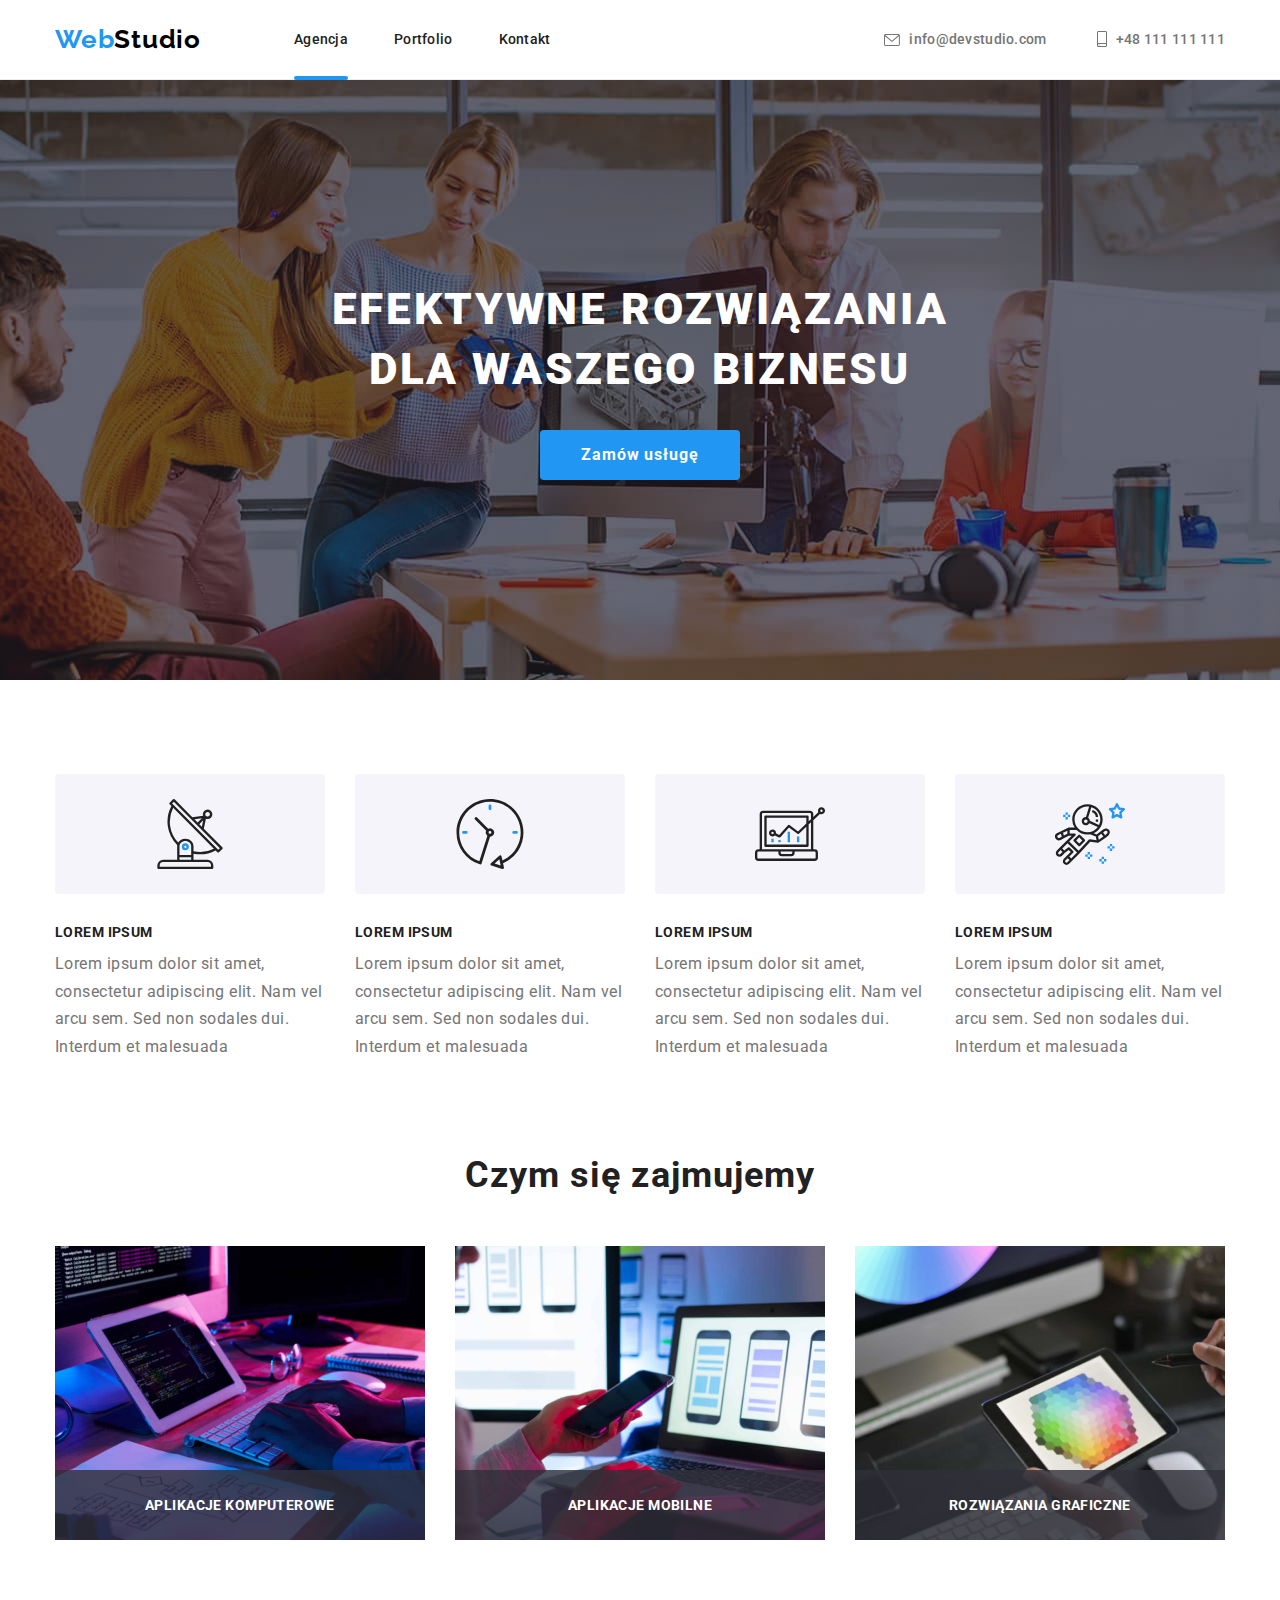
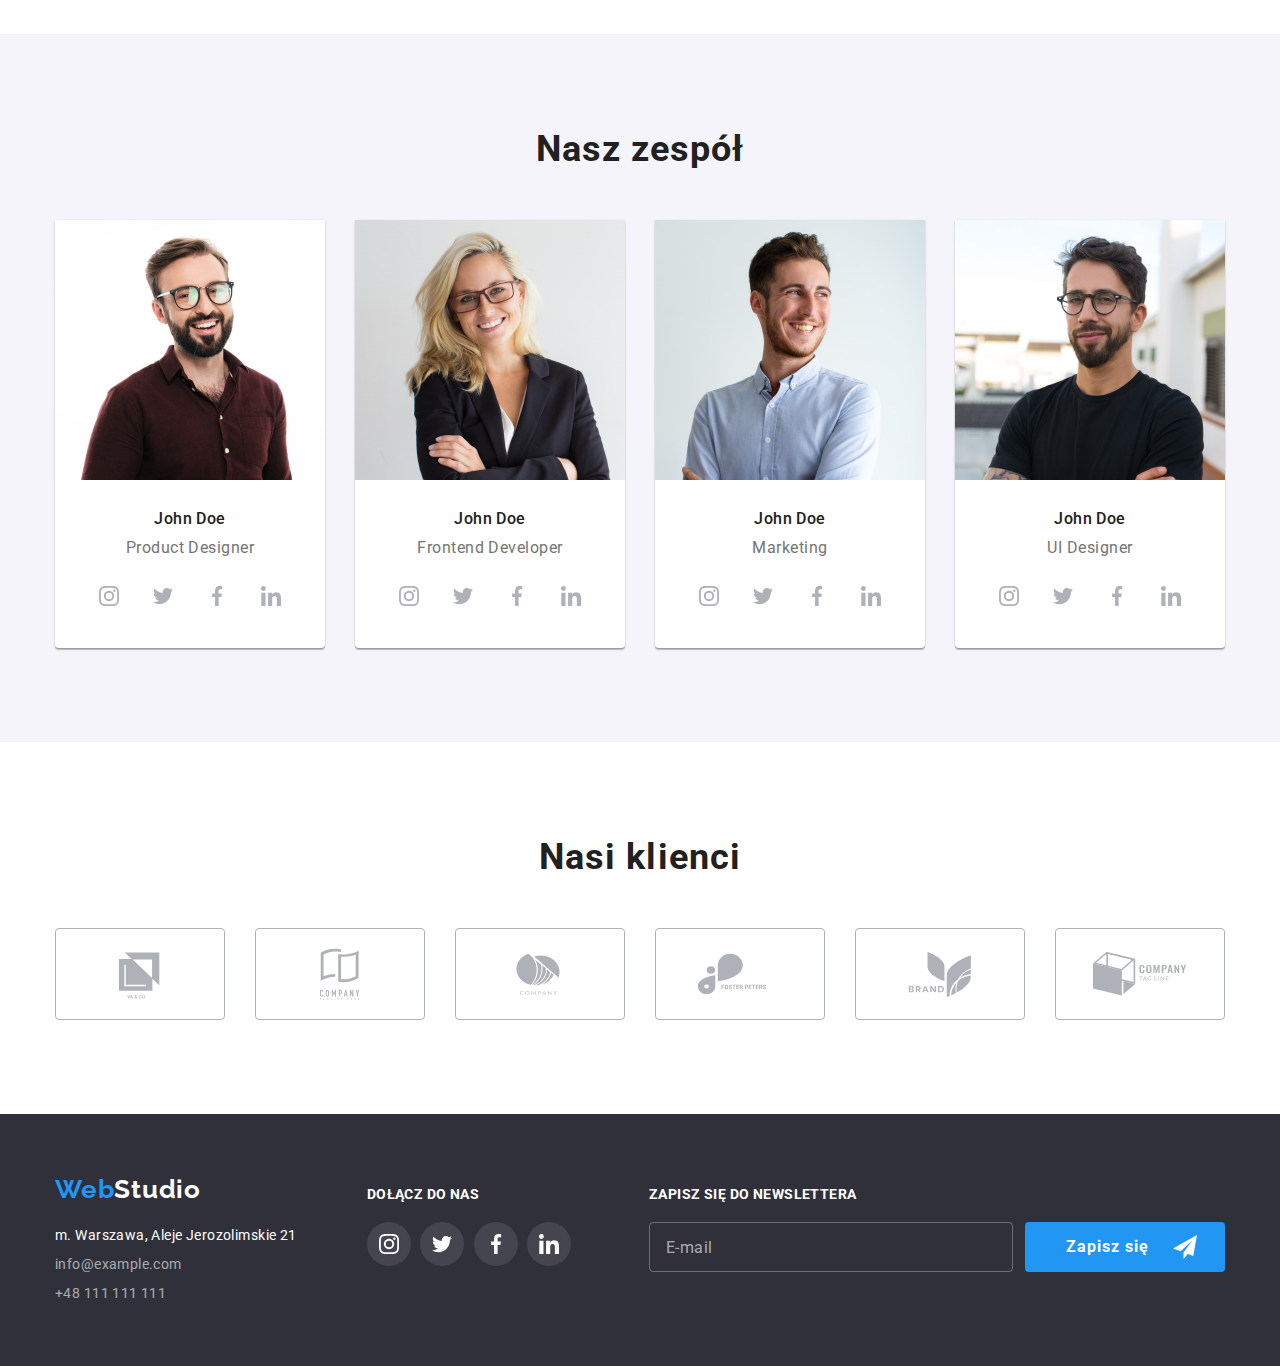
<file: index.html>
<!DOCTYPE html>
<html lang="pl">
  <head>
    <meta charset="UTF-8" />
    <meta http-equiv="X-UA-Compatible" content="IE=edge" />
    <meta name="viewport" content="width=device-width, initial-scale=1.0" />
    <title>Studio</title>
    <link
      rel="stylesheet"
      href="https://cdnjs.cloudflare.com/ajax/libs/modern-normalize/1.0.0/modern-normalize.min.css"
    />
    <link rel="preconnect" href="https://fonts.googleapis.com" />
    <link rel="preconnect" href="https://fonts.gstatic.com" crossorigin />
    <link
      href="https://fonts.googleapis.com/css2?family=Raleway:wght@700&family=Roboto:wght@400;500;700;900&display=swap"
      rel="stylesheet"
    />
    <link rel="stylesheet" href="css/main.min.css" />
  </head>
  <body>
    <!--header-->
    <header class="header">
      <div class="container header__container">
        <div class="header__sub-container">
          <a class="logo logo--header" href="./index.html"
            ><span class="logo__web">Web</span>Studio</a
          >
          <nav class="nav header__nav">
            <ul class="nav__list">
              <li class="nav__item">
                <a class="nav__link nav__link--active" href="./index.html"
                  >Agencja</a
                >
              </li>
              <li class="nav__item">
                <a class="nav__link" href="./portfolio.html">Portfolio</a>
              </li>
              <li class="nav__item">
                <a class="nav__link" href="#">Kontakt</a>
              </li>
            </ul>
          </nav>
        </div>
        <div class="header__sub-container">
          <ul class="header__contact-list">
            <li>
              <a
                class="header__link header__link--contact"
                href="mailto:info@devstudio.com"
              >
                <svg
                  width="16"
                  height="12"
                  class="header__icon header__icon--envelope"
                >
                  <use href="./images/icons.svg#icon-envelope"></use>
                </svg>
                <p class="header__contact">info@devstudio.com</p></a
              >
            </li>
            <li>
              <a
                class="header__link header__link--contact"
                href="tel:+48111111111"
              >
                <svg
                  width="10"
                  height="16"
                  class="header__icon header__icon--smartphone"
                >
                  <use href="./images/icons.svg#icon-smartphone"></use>
                </svg>
                <p class="header__contact">+48 111 111 111</p></a
              >
            </li>
          </ul>
        </div>
      </div>
    </header>
    <!-- main section -->
    <main>
      <!--landing-page-->
      <section class="landing-page">
        <div class="container">
          <h1 class="landing-page__title">
            efektywne rozwiązania dla waszego biznesu
          </h1>
          <button
            class="button landing-page__button"
            type="button"
            data-modal-open
          >
            Zamów usługę
          </button>
          <div class="backdrop is-hidden" data-modal>
            <div class="modal">
              <div class="form">
                <p class="form__title">
                  Zostaw swoje dane w formularzu poniżej
                </p>
                <form>
                  <label class="form__label" for="name">Imię</label>
                  <div class="form__input-box">
                    <input class="form__input" name="name" id="name" />
                    <svg width="18" height="18" class="form__icon">
                      <use href="./images/icons.svg#icon-person"></use>
                    </svg>
                  </div>
                  <label class="form__label" for="phone-number">Telefon</label>
                  <div class="form__input-box">
                    <input
                      class="form__input"
                      type="tel"
                      name="phone-number"
                      id="phone-number"
                    />
                    <svg width="18" height="18" class="form__icon">
                      <use href="./images/icons.svg#icon-phone"></use>
                    </svg>
                  </div>
                  <label class="form__label" for="inquiry-email">Email</label>
                  <div class="form__input-box">
                    <input
                      class="form__input"
                      type="email"
                      name="inquiry-email"
                      id="inquiry-email"
                    />
                    <svg width="18" height="18" class="form__icon">
                      <use href="./images/icons.svg#icon-email"></use>
                    </svg>
                  </div>
                  <label class="form__label" for="comment">Komentarz</label>
                  <textarea
                    class="form__textarea"
                    name="comment"
                    id="comment"
                    placeholder="Wprowadź tekst"
                  ></textarea>
                  <div class="form__checkbox-container">
                    <input
                      class="form__checkbox"
                      type="checkbox"
                      id="checkbox"
                      name="policy-consent"
                      required
                    />
                    <label class="form__checkbox-label" for="checkbox"></label>
                    <svg width="11" height="8" class="form__icon-checked">
                      <use href="./images/icons.svg#icon-checked"></use>
                    </svg>
                    <p class="form__policy">
                      Oświadczam iż akceptuję
                      <a class="form__link-policy" href="#" target="_blank"
                        >Regulamin</a
                      >
                      i
                      <a class="form__link-policy" href="#" target="_blank"
                        >Politykę Prywatności.</a
                      >
                    </p>
                  </div>
                  <div class="form__submit">
                    <button class="button" type="submit">Wyślij</button>
                  </div>
                </form>
                <button
                  class="button button--modal"
                  type="button"
                  data-modal-close
                >
                  <svg width="18" height="18">
                    <use href="./images/icons.svg#icon-close"></use>
                  </svg>
                </button>
              </div>
            </div>
          </div>
        </div>
      </section>
      <!--assets-->
      <section class="section">
        <div class="container">
          <ul class="gallery">
            <li class="gallery__item gallery__item--asset">
              <figure class="gallery__figure">
                <div class="gallery__box">
                  <svg width="70" height="70" class="gallery__icon">
                    <use href="./images/icons.svg#icon-antenna-1"></use>
                  </svg>
                </div>
                <figcaption>
                  <h3 class="gallery__title">lorem ipsum</h3>
                  <p class="gallery__subtitle">
                    Lorem ipsum dolor sit amet, consectetur adipiscing elit. Nam
                    vel arcu sem. Sed non sodales dui. Interdum et malesuada
                  </p>
                </figcaption>
              </figure>
            </li>
            <li class="gallery__item gallery__item--asset">
              <figure class="gallery__figure">
                <div class="gallery__box">
                  <svg width="70" height="70" class="gallery__icon">
                    <use href="./images/icons.svg#icon-clock-1"></use>
                  </svg>
                </div>
                <figcaption>
                  <h3 class="gallery__title">lorem ipsum</h3>
                  <p class="gallery__subtitle">
                    Lorem ipsum dolor sit amet, consectetur adipiscing elit. Nam
                    vel arcu sem. Sed non sodales dui. Interdum et malesuada
                  </p>
                </figcaption>
              </figure>
            </li>
            <li class="gallery__item gallery__item--asset">
              <figure class="gallery__figure">
                <div class="gallery__box">
                  <svg width="70" height="70" class="gallery__icon">
                    <use href="./images/icons.svg#icon-diagram-1"></use>
                  </svg>
                </div>
                <figcaption>
                  <h3 class="gallery__title">lorem ipsum</h3>
                  <p class="gallery__subtitle">
                    Lorem ipsum dolor sit amet, consectetur adipiscing elit. Nam
                    vel arcu sem. Sed non sodales dui. Interdum et malesuada
                  </p>
                </figcaption>
              </figure>
            </li>
            <li class="gallery__item gallery__item--asset">
              <figure class="gallery__figure">
                <div class="gallery__box">
                  <svg width="70" height="70" class="gallery__icon">
                    <use href="./images/icons.svg#icon-astronaut-1"></use>
                  </svg>
                </div>
                <figcaption>
                  <h3 class="gallery__title">lorem ipsum</h3>
                  <p class="gallery__subtitle">
                    Lorem ipsum dolor sit amet, consectetur adipiscing elit. Nam
                    vel arcu sem. Sed non sodales dui. Interdum et malesuada
                  </p>
                </figcaption>
              </figure>
            </li>
          </ul>
        </div>
      </section>
      <!--scope-->
      <section class="section section--middle">
        <h2 class="section__title">Czym się zajmujemy</h2>
        <div class="container">
          <ul class="gallery">
            <li class="gallery__item gallery__item--scope">
              <img
                class="gallery__img"
                src="./images/panel_1.jpg"
                width="370"
                height="294"
                alt="tworzenie stron www"
              />
              <div class="gallery__label">
                <h3 class="gallery__title gallery__title--white">
                  aplikacje komputerowe
                </h3>
              </div>
            </li>
            <li class="gallery__item gallery__item--scope">
              <img
                class="gallery__img"
                src="./images/panel_2.jpg"
                width="370"
                height="294"
                alt="aplikacje mobilne"
              />
              <div class="gallery__label">
                <h3 class="gallery__title gallery__title--white">
                  aplikacje mobilne
                </h3>
              </div>
            </li>
            <li class="gallery__item gallery__item--scope">
              <img
                class="gallery__img"
                src="./images/panel_3.jpg"
                width="370"
                height="294"
                alt="grafika komputerowa"
              />
              <div class="gallery__label">
                <h3 class="gallery__title gallery__title--white">
                  rozwiązania graficzne
                </h3>
              </div>
            </li>
          </ul>
        </div>
      </section>
      <!--team-->
      <section class="section section--background">
        <h2 class="section__title">Nasz zespół</h2>
        <div class="container">
          <ul class="gallery">
            <li class="gallery__item">
              <figure class="gallery__figure gallery__figure--team">
                <img
                  class="gallery__img"
                  src="./images/team_1.jpg"
                  width="270"
                  height="260"
                  alt="Product Designer"
                />
                <figcaption>
                  <h4 class="gallery__title gallery__title--team">John Doe</h4>
                  <p class="gallery__subtitle gallery__subtitle--team">
                    Product Designer
                  </p>
                  <ul class="social">
                    <li class="social__item">
                      <a class="social__link" href="#" target="_blank">
                        <svg width="20" height="20" class="social__icon">
                          <use href="./images/icons.svg#icon-instagram-1"></use>
                        </svg>
                      </a>
                    </li>
                    <li class="social__item">
                      <a class="social__link" href="#" target="_blank">
                        <svg width="20" height="20" class="social__icon">
                          <use href="./images/icons.svg#icon-twitter-1"></use>
                        </svg>
                      </a>
                    </li>
                    <li class="social__item">
                      <a class="social__link" href="#" target="_blank">
                        <svg width="20" height="20" class="social__icon">
                          <use href="./images/icons.svg#icon-facebook-1"></use>
                        </svg>
                      </a>
                    </li>
                    <li class="social__item">
                      <a class="social__link" href="#" target="_blank">
                        <svg width="20" height="20" class="social__icon">
                          <use href="./images/icons.svg#icon-linkedin-1"></use>
                        </svg>
                      </a>
                    </li>
                  </ul>
                </figcaption>
              </figure>
            </li>
            <li class="gallery__item">
              <figure class="gallery__figure gallery__figure--team">
                <img
                  class="gallery__img"
                  src="./images/team_2.jpg"
                  width="270"
                  height="260"
                  alt="Frontend Developer"
                />
                <figcaption>
                  <h4 class="gallery__title gallery__title--team">John Doe</h4>
                  <p class="gallery__subtitle gallery__subtitle--team">
                    Frontend Developer
                  </p>
                  <ul class="social">
                    <li class="social__item">
                      <a class="social__link" href="#" target="_blank">
                        <svg width="20" height="20" class="social__icon">
                          <use href="./images/icons.svg#icon-instagram-1"></use>
                        </svg>
                      </a>
                    </li>
                    <li class="social__item">
                      <a class="social__link" href="#" target="_blank">
                        <svg width="20" height="20" class="social__icon">
                          <use href="./images/icons.svg#icon-twitter-1"></use>
                        </svg>
                      </a>
                    </li>
                    <li class="social__item">
                      <a class="social__link" href="#" target="_blank">
                        <svg width="20" height="20" class="social__icon">
                          <use href="./images/icons.svg#icon-facebook-1"></use>
                        </svg>
                      </a>
                    </li>
                    <li class="social__item">
                      <a class="social__link" href="#" target="_blank">
                        <svg width="20" height="20" class="social__icon">
                          <use href="./images/icons.svg#icon-linkedin-1"></use>
                        </svg>
                      </a>
                    </li>
                  </ul>
                </figcaption>
              </figure>
            </li>
            <li class="gallery__item">
              <figure class="gallery__figure gallery__figure--team">
                <img
                  class="gallery__img"
                  src="./images/team_3.jpg"
                  width="270"
                  height="260"
                  alt="Marketing"
                />
                <figcaption>
                  <h4 class="gallery__title gallery__title--team">John Doe</h4>
                  <p class="gallery__subtitle gallery__subtitle--team">
                    Marketing
                  </p>
                  <ul class="social">
                    <li class="social__item">
                      <a class="social__link" href="#" target="_blank">
                        <svg width="20" height="20" class="social__icon">
                          <use href="./images/icons.svg#icon-instagram-1"></use>
                        </svg>
                      </a>
                    </li>
                    <li class="social__item">
                      <a class="social__link" href="#" target="_blank">
                        <svg width="20" height="20" class="social__icon">
                          <use href="./images/icons.svg#icon-twitter-1"></use>
                        </svg>
                      </a>
                    </li>
                    <li class="social__item">
                      <a class="social__link" href="#" target="_blank">
                        <svg width="20" height="20" class="social__icon">
                          <use href="./images/icons.svg#icon-facebook-1"></use>
                        </svg>
                      </a>
                    </li>
                    <li class="social__item">
                      <a class="social__link" href="#" target="_blank">
                        <svg width="20" height="20" class="social__icon">
                          <use href="./images/icons.svg#icon-linkedin-1"></use>
                        </svg>
                      </a>
                    </li>
                  </ul>
                </figcaption>
              </figure>
            </li>
            <li class="gallery__item">
              <figure class="gallery__figure gallery__figure--team">
                <img
                  class="gallery__img"
                  src="./images/team_4.jpg"
                  width="270"
                  height="260"
                  alt="UI Designer"
                />
                <figcaption>
                  <h4 class="gallery__title gallery__title--team">John Doe</h4>
                  <p class="gallery__subtitle gallery__subtitle--team">
                    UI Designer
                  </p>
                  <ul class="social">
                    <li class="social__item">
                      <a class="social__link" href="#" target="_blank">
                        <svg width="20" height="20" class="social__icon">
                          <use href="./images/icons.svg#icon-instagram-1"></use>
                        </svg>
                      </a>
                    </li>
                    <li class="social__item">
                      <a class="social__link" href="#" target="_blank">
                        <svg width="20" height="20" class="social__icon">
                          <use href="./images/icons.svg#icon-twitter-1"></use>
                        </svg>
                      </a>
                    </li>
                    <li class="social__item">
                      <a class="social__link" href="#" target="_blank">
                        <svg width="20" height="20" class="social__icon">
                          <use href="./images/icons.svg#icon-facebook-1"></use>
                        </svg>
                      </a>
                    </li>
                    <li class="social__item">
                      <a class="social__link" href="#" target="_blank">
                        <svg width="20" height="20" class="social__icon">
                          <use href="./images/icons.svg#icon-linkedin-1"></use>
                        </svg>
                      </a>
                    </li>
                  </ul>
                </figcaption>
              </figure>
            </li>
          </ul>
        </div>
      </section>
      <!--clients-->
      <section class="section">
        <h2 class="section__title">Nasi klienci</h2>
        <div class="container">
          <ul class="gallery">
            <li class="gallery__item gallery__item--client">
              <a class="gallery__link" href="#" target="_blank">
                <svg width="106" height="60" class="gallery__icon">
                  <use href="./images/icons.svg#icon-client-1"></use>
                </svg>
              </a>
            </li>
            <li class="gallery__item gallery__item--client">
              <a class="gallery__link" href="#" target="_blank">
                <svg width="106" height="60" class="gallery__icon">
                  <use href="./images/icons.svg#icon-client-2"></use>
                </svg>
              </a>
            </li>
            <li class="gallery__item gallery__item--client">
              <a class="gallery__link" href="#" target="_blank">
                <svg width="106" height="60" class="gallery__icon">
                  <use href="./images/icons.svg#icon-client-3"></use>
                </svg>
              </a>
            </li>
            <li class="gallery__item gallery__item--client">
              <a class="gallery__link" href="#" target="_blank">
                <svg width="106" height="60" class="gallery__icon">
                  <use href="./images/icons.svg#icon-client-4"></use>
                </svg>
              </a>
            </li>
            <li class="gallery__item gallery__item--client">
              <a class="gallery__link" href="#" target="_blank">
                <svg width="106" height="60" class="gallery__icon">
                  <use href="./images/icons.svg#icon-client-5"></use>
                </svg>
              </a>
            </li>
            <li class="gallery__item gallery__item--client">
              <a class="gallery__link" href="#" target="_blank">
                <svg width="106" height="60" class="gallery__icon">
                  <use href="./images/icons.svg#icon-client-6"></use>
                </svg>
              </a>
            </li>
          </ul>
        </div>
      </section>
    </main>
    <!--footer-->
    <footer class="footer">
      <div class="container footer__container">
        <div class="footer__sub-container">
          <a class="logo" href="./index.html"
            ><span class="logo__web">Web</span>Studio</a
          >
          <address class="footer__address">
            <p>m. Warszawa, Aleje Jerozolimskie 21</p>
            <a class="footer__link" href="mailto:info@example.com"
              >info@example.com</a
            ><br />
            <a class="footer__link" href="tel:+48111111111">+48 111 111 111</a>
          </address>
        </div>
        <div class="footer__sub-container">
          <h3 class="footer__title">dołącz do nas</h3>
          <ul class="social">
            <li class="social__item social__item--footer">
              <a class="social__link" href="#" target="_blank">
                <svg width="20" height="20" class="social__icon">
                  <use href="./images/icons.svg#icon-instagram-1"></use>
                </svg>
              </a>
            </li>
            <li class="social__item social__item--footer">
              <a class="social__link" href="#" target="_blank">
                <svg width="20" height="20" class="social__icon">
                  <use href="./images/icons.svg#icon-twitter-1"></use>
                </svg>
              </a>
            </li>
            <li class="social__item social__item--footer">
              <a class="social__link" href="#" target="_blank">
                <svg width="20" height="20" class="social__icon">
                  <use href="./images/icons.svg#icon-facebook-1"></use>
                </svg>
              </a>
            </li>
            <li class="social__item social__item--footer">
              <a class="social__link" href="#" target="_blank">
                <svg width="20" height="20" class="social__icon">
                  <use href="./images/icons.svg#icon-linkedin-1"></use>
                </svg>
              </a>
            </li>
          </ul>
        </div>
        <div class="footer__sub-container">
          <label class="footer__title" for="newsletter">
            zapisz się do newslettera
          </label>
          <form class="footer__form">
            <input
              class="footer__input"
              type="email"
              id="newsletter"
              name="newsletter-email"
              placeholder="E-mail"
            />
            <button class="button button--footer" type="submit">
              Zapisz się
              <svg width="24" height="24" class="button__icon">
                <use href="./images/icons.svg#icon-send"></use>
              </svg>
            </button>
          </form>
        </div>
      </div>
    </footer>
    <script src="./modal.js"></script>
  </body>
</html>
</file>
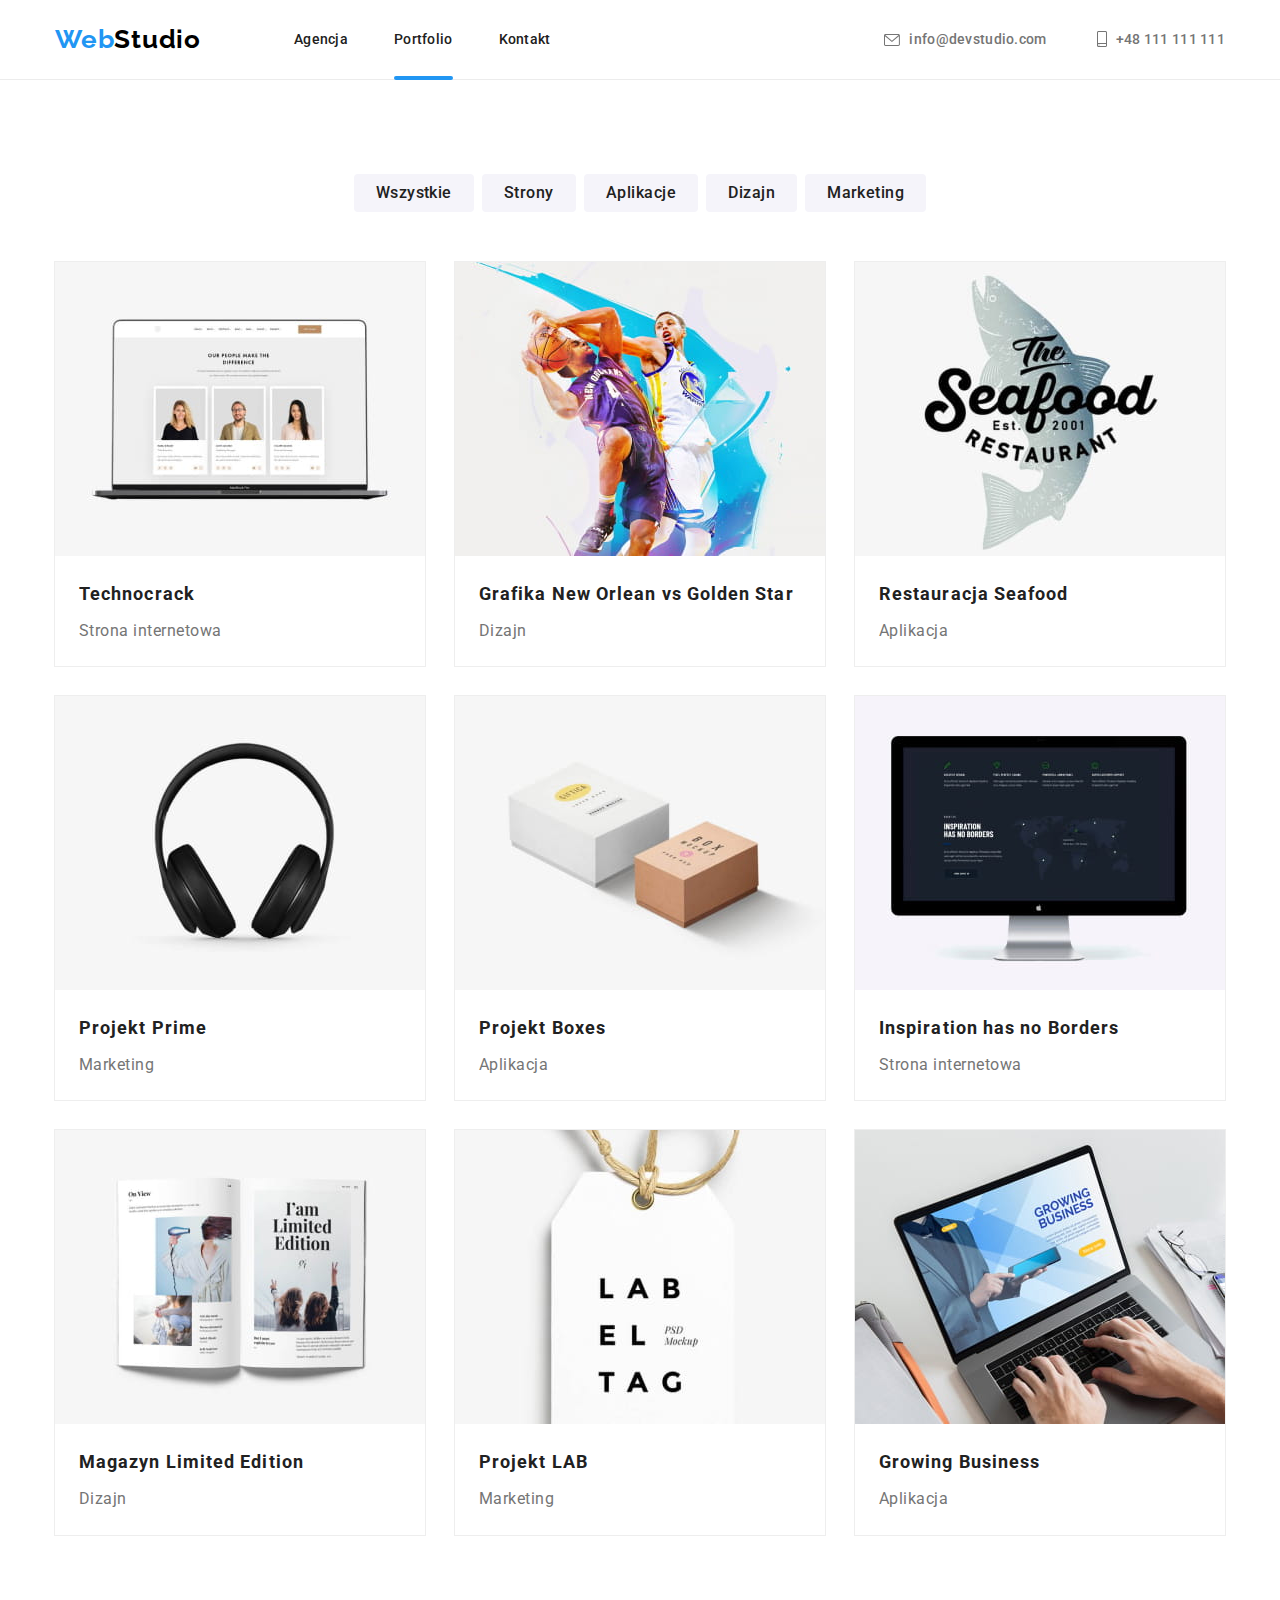
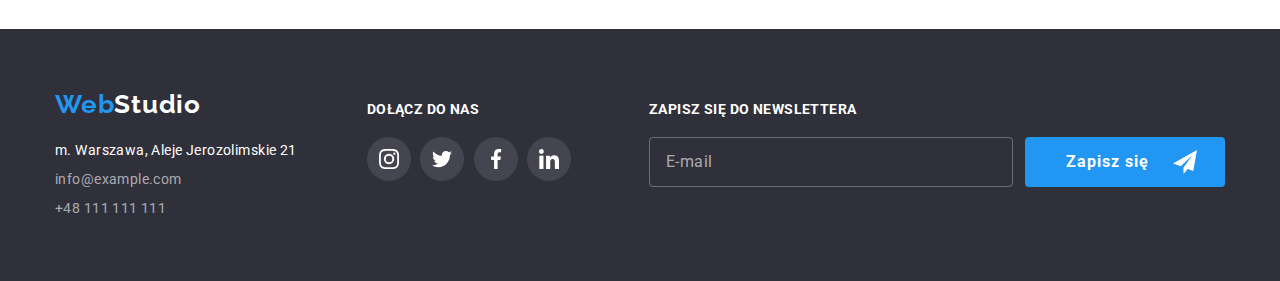
<file: portfolio.html>
<!DOCTYPE html>
<html lang="pl">
  <head>
    <meta charset="UTF-8" />
    <meta http-equiv="X-UA-Compatible" content="IE=edge" />
    <meta name="viewport" content="width=device-width, initial-scale=1.0" />
    <title>Portfolio</title>
    <link
      rel="stylesheet"
      href="https://cdnjs.cloudflare.com/ajax/libs/modern-normalize/1.0.0/modern-normalize.min.css"
    />
    <link rel="preconnect" href="https://fonts.googleapis.com" />
    <link rel="preconnect" href="https://fonts.gstatic.com" crossorigin />
    <link
      href="https://fonts.googleapis.com/css2?family=Raleway:wght@700&family=Roboto:wght@400;500;700;900&display=swap"
      rel="stylesheet"
    />
    <link rel="stylesheet" href="css/main.min.css" />
  </head>
  <body>
    <!--header-->
    <header class="header">
      <div class="container header__container">
        <div class="header__sub-container">
          <a class="logo logo--header" href="./index.html"
            ><span class="logo__web">Web</span>Studio</a
          >
          <nav class="nav header__nav">
            <ul class="nav__list">
              <li class="nav__item">
                <a class="nav__link" href="./index.html">Agencja</a>
              </li>
              <li class="nav__item">
                <a class="nav__link nav__link--active" href="./portfolio.html"
                  >Portfolio</a
                >
              </li>
              <li class="nav__item">
                <a class="nav__link" href="#">Kontakt</a>
              </li>
            </ul>
          </nav>
        </div>
        <div class="header__sub-container">
          <ul class="header__contact-list">
            <li>
              <a
                class="header__link header__link--contact"
                href="mailto:info@devstudio.com"
              >
                <svg
                  width="16"
                  height="12"
                  class="header__icon header__icon--envelope"
                >
                  <use href="./images/icons.svg#icon-envelope"></use>
                </svg>
                <p class="header__contact">info@devstudio.com</p></a
              >
            </li>
            <li>
              <a
                class="header__link header__link--contact"
                href="tel:+48111111111"
              >
                <svg
                  width="10"
                  height="16"
                  class="header__icon header__icon--smartphone"
                >
                  <use href="./images/icons.svg#icon-smartphone"></use>
                </svg>
                <p class="header__contact">+48 111 111 111</p></a
              >
            </li>
          </ul>
        </div>
      </div>
    </header>
    <!-- main section -->
    <main>
      <!--filter-->
      <section class="section">
        <div class="section__filter">
          <ul>
            <li class="section__filter-item">
              <button class="button button--filter button--first" type="button">
                Wszystkie
              </button>
            </li>
            <li class="section__filter-item">
              <button class="button button--filter" type="button">
                Strony
              </button>
            </li>
            <li class="section__filter-item">
              <button class="button button--filter" type="button">
                Aplikacje
              </button>
            </li>
            <li class="section__filter-item">
              <button class="button button--filter" type="button">
                Dizajn
              </button>
            </li>
            <li class="section__filter-item">
              <button class="button button--filter button--last" type="button">
                Marketing
              </button>
            </li>
          </ul>
        </div>
        <!--projects-->
        <div class="container">
          <ul class="gallery">
            <li class="gallery__item">
              <figure class="gallery__figure gallery__figure--project">
                <img
                  class="gallery__img"
                  src="./images/portfolio_1.jpg"
                  width="370"
                  height="294"
                  alt="strona internetowa firmy Technocrack"
                />
                <div class="gallery__overlay-box">
                  <div class="gallery__overlay">
                    <p class="gallery__description">
                      Technocrack jest popularną platformą wykorzystywaną do
                      rozpowszechniania koronawirusa. Firmy wykorzystują tę
                      platformę do celów szpiegowskich i ataków na
                      niezabezpieczone serwery konkurencji
                    </p>
                  </div>
                </div>
                <figcaption>
                  <h2 class="gallery__title gallery__title--project">
                    Technocrack
                  </h2>
                  <h3 class="gallery__subtitle gallery__subtitle--project">
                    Strona internetowa
                  </h3>
                </figcaption>
              </figure>
            </li>
            <li class="gallery__item">
              <figure class="gallery__figure gallery__figure--project">
                <img
                  class="gallery__img"
                  src="./images/portfolio_2.jpg"
                  width="370"
                  height="294"
                  alt="Plakat przedstawiający pojedynek dwóch koszykarzy"
                />
                <div class="gallery__overlay-box">
                  <div class="gallery__overlay">
                    <p class="gallery__description">
                      Technocrack jest popularną platformą wykorzystywaną do
                      rozpowszechniania koronawirusa. Firmy wykorzystują tę
                      platformę do celów szpiegowskich i ataków na
                      niezabezpieczone serwery konkurencji
                    </p>
                  </div>
                </div>
                <figcaption>
                  <h2 class="gallery__title gallery__title--project">
                    Grafika New Orlean vs Golden Star
                  </h2>
                  <h3 class="gallery__subtitle gallery__subtitle--project">
                    Dizajn
                  </h3>
                </figcaption>
              </figure>
            </li>
            <li class="gallery__item">
              <figure class="gallery__figure gallery__figure--project">
                <img
                  class="gallery__img"
                  src="./images/portfolio_3.jpg"
                  width="370"
                  height="294"
                  alt="logo restauracji Seafood"
                />
                <div class="gallery__overlay-box">
                  <div class="gallery__overlay">
                    <p class="gallery__description">
                      Technocrack jest popularną platformą wykorzystywaną do
                      rozpowszechniania koronawirusa. Firmy wykorzystują tę
                      platformę do celów szpiegowskich i ataków na
                      niezabezpieczone serwery konkurencji
                    </p>
                  </div>
                </div>
                <figcaption>
                  <h2 class="gallery__title gallery__title--project">
                    Restauracja Seafood
                  </h2>
                  <h3 class="gallery__subtitle gallery__subtitle--project">
                    Aplikacja
                  </h3>
                </figcaption>
              </figure>
            </li>
            <li class="gallery__item">
              <figure class="gallery__figure gallery__figure--project">
                <img
                  class="gallery__img"
                  src="./images/portfolio_4.jpg"
                  width="370"
                  height="294"
                  alt="słuchawki nauszne"
                />
                <div class="gallery__overlay-box">
                  <div class="gallery__overlay">
                    <p class="gallery__description">
                      Technocrack jest popularną platformą wykorzystywaną do
                      rozpowszechniania koronawirusa. Firmy wykorzystują tę
                      platformę do celów szpiegowskich i ataków na
                      niezabezpieczone serwery konkurencji
                    </p>
                  </div>
                </div>
                <figcaption>
                  <h2 class="gallery__title gallery__title--project">
                    Projekt Prime
                  </h2>
                  <h3 class="gallery__subtitle gallery__subtitle--project">
                    Marketing
                  </h3>
                </figcaption>
              </figure>
            </li>
            <li class="gallery__item">
              <figure class="gallery__figure gallery__figure--project">
                <img
                  class="gallery__img"
                  src="./images/portfolio_5.jpg"
                  width="370"
                  height="294"
                  alt="opakowania z logotypami"
                />
                <div class="gallery__overlay-box">
                  <div class="gallery__overlay">
                    <p class="gallery__description">
                      Technocrack jest popularną platformą wykorzystywaną do
                      rozpowszechniania koronawirusa. Firmy wykorzystują tę
                      platformę do celów szpiegowskich i ataków na
                      niezabezpieczone serwery konkurencji
                    </p>
                  </div>
                </div>
                <figcaption>
                  <h2 class="gallery__title gallery__title--project">
                    Projekt Boxes
                  </h2>
                  <h3 class="gallery__subtitle gallery__subtitle--project">
                    Aplikacja
                  </h3>
                </figcaption>
              </figure>
            </li>
            <li class="gallery__item">
              <figure class="gallery__figure gallery__figure--project">
                <img
                  class="gallery__img"
                  src="./images/portfolio_6.jpg"
                  width="370"
                  height="294"
                  alt="strona internetowa międzynarodowego projektu"
                />
                <div class="gallery__overlay-box">
                  <div class="gallery__overlay">
                    <p class="gallery__description">
                      Technocrack jest popularną platformą wykorzystywaną do
                      rozpowszechniania koronawirusa. Firmy wykorzystują tę
                      platformę do celów szpiegowskich i ataków na
                      niezabezpieczone serwery konkurencji
                    </p>
                  </div>
                </div>
                <figcaption>
                  <h2 class="gallery__title gallery__title--project">
                    Inspiration has no Borders
                  </h2>
                  <h3 class="gallery__subtitle gallery__subtitle--project">
                    Strona internetowa
                  </h3>
                </figcaption>
              </figure>
            </li>
            <li class="gallery__item">
              <figure class="gallery__figure gallery__figure--project">
                <img
                  class="gallery__img"
                  src="./images/portfolio_7.jpg"
                  width="370"
                  height="294"
                  alt="lifestylowe czasopismo"
                />
                <div class="gallery__overlay-box">
                  <div class="gallery__overlay">
                    <p class="gallery__description">
                      Technocrack jest popularną platformą wykorzystywaną do
                      rozpowszechniania koronawirusa. Firmy wykorzystują tę
                      platformę do celów szpiegowskich i ataków na
                      niezabezpieczone serwery konkurencji
                    </p>
                  </div>
                </div>
                <figcaption>
                  <h2 class="gallery__title gallery__title--project">
                    Magazyn Limited Edition
                  </h2>
                  <h3 class="gallery__subtitle gallery__subtitle--project">
                    Dizajn
                  </h3>
                </figcaption>
              </figure>
            </li>
            <li class="gallery__item">
              <figure class="gallery__figure gallery__figure--project">
                <img
                  class="gallery__img"
                  src="./images/portfolio_8.jpg"
                  width="370"
                  height="294"
                  alt="etykieta z logotypem"
                />
                <div class="gallery__overlay-box">
                  <div class="gallery__overlay">
                    <p class="gallery__description">
                      Technocrack jest popularną platformą wykorzystywaną do
                      rozpowszechniania koronawirusa. Firmy wykorzystują tę
                      platformę do celów szpiegowskich i ataków na
                      niezabezpieczone serwery konkurencji
                    </p>
                  </div>
                </div>
                <figcaption>
                  <h2 class="gallery__title gallery__title--project">
                    Projekt LAB
                  </h2>
                  <h3 class="gallery__subtitle gallery__subtitle--project">
                    Marketing
                  </h3>
                </figcaption>
              </figure>
            </li>
            <li class="gallery__item">
              <figure class="gallery__figure gallery__figure--project">
                <img
                  class="gallery__img"
                  src="./images/portfolio_9.jpg"
                  width="370"
                  height="294"
                  alt="użytkownik przegląda stronę internetową Growing Business na laptopie"
                />
                <div class="gallery__overlay-box">
                  <div class="gallery__overlay">
                    <p class="gallery__description">
                      Technocrack jest popularną platformą wykorzystywaną do
                      rozpowszechniania koronawirusa. Firmy wykorzystują tę
                      platformę do celów szpiegowskich i ataków na
                      niezabezpieczone serwery konkurencji
                    </p>
                  </div>
                </div>
                <figcaption>
                  <h2 class="gallery__title gallery__title--project">
                    Growing Business
                  </h2>
                  <h3 class="gallery__subtitle gallery__subtitle--project">
                    Aplikacja
                  </h3>
                </figcaption>
              </figure>
            </li>
          </ul>
        </div>
      </section>
    </main>
    <!--footer-->
    <footer class="footer">
      <div class="container footer__container">
        <div class="footer__sub-container">
          <a class="logo" href="./index.html"
            ><span class="logo__web">Web</span>Studio</a
          >
          <address class="footer__address">
            <p>m. Warszawa, Aleje Jerozolimskie 21</p>
            <a class="footer__link" href="mailto:info@example.com"
              >info@example.com</a
            ><br />
            <a class="footer__link" href="tel:+48111111111">+48 111 111 111</a>
          </address>
        </div>
        <div class="footer__sub-container">
          <h3 class="footer__title">dołącz do nas</h3>
          <ul class="social">
            <li class="social__item social__item--footer">
              <a class="social__link" href="#" target="_blank">
                <svg width="20" height="20" class="social__icon">
                  <use href="./images/icons.svg#icon-instagram-1"></use>
                </svg>
              </a>
            </li>
            <li class="social__item social__item--footer">
              <a class="social__link" href="#" target="_blank">
                <svg width="20" height="20" class="social__icon">
                  <use href="./images/icons.svg#icon-twitter-1"></use>
                </svg>
              </a>
            </li>
            <li class="social__item social__item--footer">
              <a class="social__link" href="#" target="_blank">
                <svg width="20" height="20" class="social__icon">
                  <use href="./images/icons.svg#icon-facebook-1"></use>
                </svg>
              </a>
            </li>
            <li class="social__item social__item--footer">
              <a class="social__link" href="#" target="_blank">
                <svg width="20" height="20" class="social__icon">
                  <use href="./images/icons.svg#icon-linkedin-1"></use>
                </svg>
              </a>
            </li>
          </ul>
        </div>
        <div class="footer__sub-container">
          <label class="footer__title" for="newsletter">
            zapisz się do newslettera
          </label>
          <form class="footer__form">
            <input
              class="footer__input"
              type="email"
              id="newsletter"
              name="newsletter-email"
              placeholder="E-mail"
            />
            <button class="button button--footer" type="submit">
              Zapisz się
              <svg width="24" height="24" class="button__icon">
                <use href="./images/icons.svg#icon-send"></use>
              </svg>
            </button>
          </form>
        </div>
      </div>
    </footer>
  </body>
</html>
</file>
<file: css/main.min.css>
body{font-family:Roboto,Arial,sans-serif;color:#212121;margin:0 auto}h1,h2,h3,h4,h5,h6,p,ul{margin:0;padding:0;border:0}.header{border-bottom:1px solid #ececec;font-size:14px;font-weight:500;line-height:1.17;letter-spacing:.02em}.header__container{display:-webkit-box;display:-ms-flexbox;display:flex;-webkit-box-pack:justify;-ms-flex-pack:justify;justify-content:space-between;-webkit-box-align:center;-ms-flex-align:center;align-items:center;padding-top:24px;padding-bottom:25px}.header__sub-container{display:-webkit-box;display:-ms-flexbox;display:flex;-webkit-box-pack:justify;-ms-flex-pack:justify;justify-content:space-between;-webkit-box-align:center;-ms-flex-align:center;align-items:center}.header__nav{margin-left:93px}.header__contact-list{list-style:none;display:-webkit-box;display:-ms-flexbox;display:flex;-webkit-box-align:center;-ms-flex-align:center;align-items:center}.header__link{text-decoration:none;color:inherit;-webkit-transition-property:color;transition-property:color;-webkit-transition-duration:250ms;transition-duration:250ms;-webkit-transition-timing-function:cubic-bezier(0.4, 0, 0.2, 1);transition-timing-function:cubic-bezier(0.4, 0, 0.2, 1)}.header__link:hover,.header__link:focus{color:#2196f3;cursor:pointer}.header__link--contact{color:#757575}.header__icon{fill:currentColor;margin-right:6px}.header__icon--envelope{vertical-align:middle}.header__icon--smartphone{vertical-align:text-top;margin-left:50px}.header__contact{display:inline-block}.nav__list{list-style:none;display:-webkit-box;display:-ms-flexbox;display:flex}.nav__item{position:relative}.nav__item:not(:last-child){margin-right:46px}.nav__link{text-decoration:none;color:inherit;-webkit-transition-property:color;transition-property:color;-webkit-transition-duration:250ms;transition-duration:250ms;-webkit-transition-timing-function:cubic-bezier(0.4, 0, 0.2, 1);transition-timing-function:cubic-bezier(0.4, 0, 0.2, 1)}.nav__link:hover,.nav__link:focus{color:#2196f3;cursor:pointer}.nav__link--active::after{content:"";position:absolute;left:0;bottom:-33px;width:100%;height:4px;border-radius:2px;background-color:#2196f3;cursor:auto}.section{padding-top:94px;padding-bottom:94px}.section__title{font-weight:700;font-size:36px;line-height:1.17;letter-spacing:.03em;text-align:center;padding-bottom:50px}.section__filter{text-align:center;padding-bottom:50px}.section__filter-item{display:inline-block}.section--background{background-color:#f5f4fa}.section--middle{padding-top:0}.container{width:100%;max-width:1200px;margin:0 auto;padding-left:15px;padding-right:15px}.landing-page{max-height:600px;padding-top:200px;padding-bottom:200px;background:-webkit-gradient(linear, left bottom, left top, from(rgba(47, 48, 58, 0.4)), to(rgba(47, 48, 58, 0.4))),url(../images/landing_page.jpg) no-repeat center;background:linear-gradient(to top, rgba(47, 48, 58, 0.4), rgba(47, 48, 58, 0.4)),url(../images/landing_page.jpg) no-repeat center;background-color:#2f303a;color:#fff}.landing-page__title{font-weight:900;font-size:44px;line-height:1.36;letter-spacing:.06em;text-transform:uppercase;text-align:center;max-width:696px;margin:0 auto;padding-bottom:30px}.landing-page__button{display:block;margin:0 auto}.backdrop{position:fixed;z-index:1;width:100%;height:100%;top:0;left:0;background-color:rgba(0,0,0,.2)}.is-hidden{pointer-events:none;visibility:hidden;opacity:0;-webkit-transition-delay:250ms;transition-delay:250ms}.is-hidden .modal{-webkit-transform:translateX(-50%) translateY(-50%) scale(0);transform:translateX(-50%) translateY(-50%) scale(0)}.modal{position:absolute;z-index:1;display:block;width:528px;top:50%;left:50%;background-color:#fff;border-radius:4px;-webkit-box-shadow:0px 1px 3px rgba(0,0,0,.12),0px 1px 1px rgba(0,0,0,.14),0px 2px 1px rgba(0,0,0,.2);box-shadow:0px 1px 3px rgba(0,0,0,.12),0px 1px 1px rgba(0,0,0,.14),0px 2px 1px rgba(0,0,0,.2);visibility:visible;opacity:1;-webkit-transform:translateX(-50%) translateY(-50%) scale(1);transform:translateX(-50%) translateY(-50%) scale(1);-webkit-transition-property:visibility,opacity,-webkit-transform;transition-property:visibility,opacity,-webkit-transform;transition-property:visibility,opacity,transform;transition-property:visibility,opacity,transform,-webkit-transform;-webkit-transition-duration:250ms;transition-duration:250ms;-webkit-transition-timing-function:cubic-bezier(0.4, 0, 0.2, 1);transition-timing-function:cubic-bezier(0.4, 0, 0.2, 1);color:#212121;padding:40px}.form__title{font-weight:700;font-size:20px;line-height:1.17;letter-spacing:.03em;text-align:center;padding-bottom:12px}.form__label{position:relative;top:-3px;font-size:12px;line-height:1.17;letter-spacing:.01em;color:#757575}.form__input-box{display:-webkit-box;display:-ms-flexbox;display:flex;-webkit-box-align:center;-ms-flex-align:center;align-items:center;margin-bottom:10px}.form__input{width:100%;height:40px;border-radius:4px;border:1px solid rgba(33,33,33,.2);padding-left:42px;-webkit-transition-property:border;transition-property:border;-webkit-transition-duration:250ms;transition-duration:250ms;-webkit-transition-timing-function:cubic-bezier(0.4, 0, 0.2, 1);transition-timing-function:cubic-bezier(0.4, 0, 0.2, 1)}.form__input:focus-within{border:1px solid #2196f3}.form__input:focus-within~.form__icon{fill:#2196f3}.form__icon{position:absolute;left:52px;fill:#212121;pointer-events:none;-webkit-transition-property:fill;transition-property:fill;-webkit-transition-duration:250ms;transition-duration:250ms;-webkit-transition-timing-function:cubic-bezier(0.4, 0, 0.2, 1);transition-timing-function:cubic-bezier(0.4, 0, 0.2, 1)}.form__input,.form__textarea{outline:none}.form__textarea{width:100%;height:120px;resize:none;border-radius:4px;border:1px solid rgba(33,33,33,.2);padding:12px 16px;margin-bottom:15px;-webkit-transition-property:border;transition-property:border;-webkit-transition-duration:250ms;transition-duration:250ms;-webkit-transition-timing-function:cubic-bezier(0.4, 0, 0.2, 1);transition-timing-function:cubic-bezier(0.4, 0, 0.2, 1)}.form__textarea::-webkit-input-placeholder{font-size:12px;line-height:1.17;letter-spacing:.01em;color:rgba(117,117,117,.5019607843)}.form__textarea::-moz-placeholder{font-size:12px;line-height:1.17;letter-spacing:.01em;color:rgba(117,117,117,.5019607843)}.form__textarea:-ms-input-placeholder{font-size:12px;line-height:1.17;letter-spacing:.01em;color:rgba(117,117,117,.5019607843)}.form__textarea::-ms-input-placeholder{font-size:12px;line-height:1.17;letter-spacing:.01em;color:rgba(117,117,117,.5019607843)}.form__textarea::placeholder{font-size:12px;line-height:1.17;letter-spacing:.01em;color:rgba(117,117,117,.5019607843)}.form__textarea:focus-within{border:1px solid #2196f3}.form__checkbox-container{margin-left:15px;margin-bottom:30px;display:-webkit-inline-box;display:-ms-inline-flexbox;display:inline-flex;-webkit-box-align:center;-ms-flex-align:center;align-items:center}.form__checkbox{position:absolute;left:57px;clip:rect(1px 1px 1px 1px);-webkit-clip-path:polygon(0px 0px, 0px 0px, 0px 0px, 0px 0px);clip-path:polygon(0px 0px, 0px 0px, 0px 0px, 0px 0px)}.form__checkbox-label{width:16px;height:15px;margin-right:7px;border-radius:2px;border:2px solid #212121;-webkit-transition-property:background-color,border-color;transition-property:background-color,border-color;-webkit-transition-duration:250ms;transition-duration:250ms;-webkit-transition-timing-function:cubic-bezier(0.4, 0, 0.2, 1);transition-timing-function:cubic-bezier(0.4, 0, 0.2, 1)}.form__icon-checked{position:absolute;left:58px;pointer-events:none}.form__checkbox:checked+.form__checkbox-label{background-color:#2196f3;border-color:#2196f3}.form__checkbox:focus-within+.form__checkbox-label{border-color:#2196f3}.form__policy{font-size:14px;line-height:1.71;letter-spacing:.03em;color:#757575}.form__link-policy{color:#2196f3}.form__submit{display:-webkit-box;display:-ms-flexbox;display:flex;-webkit-box-pack:center;-ms-flex-pack:center;justify-content:center}.gallery{list-style:none;padding:0;display:-webkit-box;display:-ms-flexbox;display:flex;-ms-flex-wrap:wrap;flex-wrap:wrap;-webkit-box-pack:center;-ms-flex-pack:center;justify-content:center;gap:30px}.gallery__item--asset{-ms-flex-preferred-size:calc((100% - 90px)/4);flex-basis:calc((100% - 90px)/4)}.gallery__item--client{-ms-flex-preferred-size:calc((100% - 150px)/6);flex-basis:calc((100% - 150px)/6);min-width:170px;max-height:92px;padding-top:16px;padding-bottom:16px;text-align:center;color:#afb1b8;border:1px solid;border-radius:4px;-webkit-transition-property:color;transition-property:color;-webkit-transition-duration:250ms;transition-duration:250ms;-webkit-transition-timing-function:cubic-bezier(0.4, 0, 0.2, 1);transition-timing-function:cubic-bezier(0.4, 0, 0.2, 1)}.gallery__item--client:hover,.gallery__item--client:focus{cursor:pointer;color:#2196f3}.gallery__item--scope{position:relative}.gallery__figure{margin:0}.gallery__figure--team{-webkit-box-shadow:0px 1px 3px rgba(0,0,0,.12),0px 1px 1px rgba(0,0,0,.14),0px 2px 1px rgba(0,0,0,.2);box-shadow:0px 1px 3px rgba(0,0,0,.12),0px 1px 1px rgba(0,0,0,.14),0px 2px 1px rgba(0,0,0,.2);border-radius:0 0 4px 4px;background-color:#fff}.gallery__figure--project{position:relative;outline:1px solid #eee;-ms-flex-preferred-size:calc((100% - 60px)/3);flex-basis:calc((100% - 60px)/3);-webkit-transition-property:-webkit-box-shadow;transition-property:-webkit-box-shadow;transition-property:box-shadow;transition-property:box-shadow, -webkit-box-shadow;-webkit-transition-duration:250ms;transition-duration:250ms;-webkit-transition-timing-function:cubic-bezier(0.4, 0, 0.2, 1);transition-timing-function:cubic-bezier(0.4, 0, 0.2, 1)}.gallery__figure--project:hover{cursor:pointer;-webkit-box-shadow:0px 1px 1px rgba(0,0,0,.12),0px 4px 4px rgba(0,0,0,.06),1px 4px 6px rgba(0,0,0,.16);box-shadow:0px 1px 1px rgba(0,0,0,.12),0px 4px 4px rgba(0,0,0,.06),1px 4px 6px rgba(0,0,0,.16)}.gallery__figure--project:hover .gallery__overlay{-webkit-transform:translateY(0);transform:translateY(0)}.gallery__overlay-box{position:absolute;width:100%;height:294px;top:0;left:0;overflow:hidden}.gallery__overlay{position:absolute;width:100%;height:100%;top:0;left:0;padding:49px 45px 49px 24px;background-color:rgba(33,150,243,.9);-webkit-transform:translateY(100%);transform:translateY(100%);-webkit-transition-property:-webkit-transform;transition-property:-webkit-transform;transition-property:transform;transition-property:transform, -webkit-transform;-webkit-transition-duration:250ms;transition-duration:250ms;-webkit-transition-timing-function:cubic-bezier(0.4, 0, 0.2, 1);transition-timing-function:cubic-bezier(0.4, 0, 0.2, 1)}.gallery__description{color:#fff;font-size:18px;line-height:1.56;letter-spacing:.03em}.gallery__box{min-height:120px;padding-top:25px;padding-bottom:25px;background-color:#f5f4fa;border-radius:4px;margin-bottom:30px}.gallery__img{display:block}.gallery__link{color:inherit}.gallery__icon{fill:currentColor;display:block;margin:0 auto}.gallery__label{display:-webkit-box;display:-ms-flexbox;display:flex;width:100%;height:70px;position:absolute;bottom:0;background-color:rgba(47,48,58,.8);-webkit-box-pack:center;-ms-flex-pack:center;justify-content:center;-webkit-box-align:center;-ms-flex-align:center;align-items:center}.gallery__title{font-weight:700;font-size:14px;line-height:1.17;letter-spacing:.03em;text-transform:uppercase}.gallery__title--team{font-weight:500;font-size:16px;text-align:center;padding-top:30px;text-transform:none}.gallery__title--project{font-size:18px;line-height:2;letter-spacing:.06em;text-transform:none;padding-top:20px;padding-left:24px}.gallery__title--white{color:#fff}.gallery__subtitle{line-height:1.71;letter-spacing:.03em;padding-top:10px;color:#757575}.gallery__subtitle--asset{font-size:14px}.gallery__subtitle--team{line-height:1.17;text-align:center;padding-bottom:16px}.gallery__subtitle--project{font-weight:400;font-size:16px;line-height:1.88;padding-top:4px;padding-bottom:20px;padding-left:24px}.logo{font-family:Raleway;font-weight:700;font-size:26px;line-height:1.17;letter-spacing:.03em;display:inline-block;text-decoration:none;color:inherit}.logo__web{color:#2196f3}.logo--header{color:#000}.button{min-width:200px;min-height:50px;padding:6px 22px;border:0;border-radius:4px;color:#fff;background-color:#2196f3;font-weight:700;line-height:1.88;letter-spacing:.06em;-webkit-transition-property:-webkit-box-shadow;transition-property:-webkit-box-shadow;transition-property:box-shadow;transition-property:box-shadow, -webkit-box-shadow;-webkit-transition-duration:250ms;transition-duration:250ms;-webkit-transition-timing-function:cubic-bezier(0.4, 0, 0.2, 1);transition-timing-function:cubic-bezier(0.4, 0, 0.2, 1)}.button__icon{margin-left:24px;margin-right:6px}.button:hover,.button:focus{-webkit-box-shadow:inset -2px -3px 1px rgba(0,0,0,.2),inset -2px -1px 2px rgba(0,0,0,.2),inset 2px 3px 1px rgba(0,0,0,.2),inset 2px 1px 2px rgba(0,0,0,.2);box-shadow:inset -2px -3px 1px rgba(0,0,0,.2),inset -2px -1px 2px rgba(0,0,0,.2),inset 2px 3px 1px rgba(0,0,0,.2),inset 2px 1px 2px rgba(0,0,0,.2);cursor:pointer}.button--modal{position:absolute;top:8px;right:8px;height:30px;width:30px;padding:0;min-width:auto;min-height:auto;display:-webkit-box;display:-ms-flexbox;display:flex;-webkit-box-pack:center;-ms-flex-pack:center;justify-content:center;-webkit-box-align:center;-ms-flex-align:center;align-items:center;border-radius:50%;border:1px solid rgba(0,0,0,.1019607843);background-color:#fff}.button--modal:hover,.button--modal:focus{-webkit-box-shadow:none;box-shadow:none}.button--footer{display:-webkit-box;display:-ms-flexbox;display:flex;-webkit-box-pack:end;-ms-flex-pack:end;justify-content:flex-end;-webkit-box-align:center;-ms-flex-align:center;align-items:center;font-size:16px}.button--filter{width:auto;height:auto;min-width:auto;min-height:auto;display:inline-block;color:inherit;background-color:#f5f4fa;font-weight:500;line-height:1.62;letter-spacing:.03em;padding:6px 22px;margin-left:2px;margin-right:2px;-webkit-transition-property:color,background-color,-webkit-box-shadow;transition-property:color,background-color,-webkit-box-shadow;transition-property:box-shadow,color,background-color;transition-property:box-shadow,color,background-color,-webkit-box-shadow}.button--filter:hover,.button--filter:focus{background-color:#2196f3;color:#fff;-webkit-box-shadow:0px 3px 1px rgba(0,0,0,.1),0px 1px 2px rgba(0,0,0,.08),0px 2px 2px rgba(0,0,0,.12);box-shadow:0px 3px 1px rgba(0,0,0,.1),0px 1px 2px rgba(0,0,0,.08),0px 2px 2px rgba(0,0,0,.12)}.button--first{margin-left:0}.button--last{margin-right:0}.social{text-align:center}.social__item{display:inline-block;width:44px;height:44px;border-radius:50%;padding:12px;margin-bottom:30px;color:#afb1b8;-webkit-transition-property:color,background-color;transition-property:color,background-color;-webkit-transition-duration:250ms;transition-duration:250ms;-webkit-transition-timing-function:cubic-bezier(0.4, 0, 0.2, 1);transition-timing-function:cubic-bezier(0.4, 0, 0.2, 1)}.social__item:not(:last-child){margin-right:6px}.social__item--footer{color:#fff;background-color:rgba(255,255,255,.1019607843)}.social__item:hover,.social__item:focus{color:#fff;background-color:#2196f3;cursor:pointer}.social__link{color:inherit}.social__icon{fill:currentColor}.footer{background-color:#2f303a;color:#fff;padding-top:60px;padding-bottom:60px;font-size:14px;letter-spacing:.03em}.footer__container{display:-webkit-box;display:-ms-flexbox;display:flex;-ms-flex-wrap:wrap;flex-wrap:wrap;-webkit-box-pack:start;-ms-flex-pack:start;justify-content:flex-start}.footer__sub-container:nth-child(2){padding-left:70px;padding-top:12px}.footer__sub-container:nth-child(3){padding-top:12px;padding-left:78px;-webkit-box-flex:1;-ms-flex:1 auto;flex:1 auto}.footer__address{font-style:normal;padding-top:20px;line-height:1.71}.footer__link{display:inline-block;text-decoration:none;padding-top:5px;color:rgba(255,255,255,.6);-webkit-transition-property:color;transition-property:color;-webkit-transition-duration:250ms;transition-duration:250ms;-webkit-transition-timing-function:cubic-bezier(0.4, 0, 0.2, 1);transition-timing-function:cubic-bezier(0.4, 0, 0.2, 1)}.footer__link:hover,.footer__link:focus{color:#2196f3;cursor:pointer}.footer__title{font-weight:700;font-size:14px;line-height:1.17;text-transform:uppercase;padding-bottom:20px}.footer__form{width:100%;height:70px;padding-top:20px;display:-webkit-box;display:-ms-flexbox;display:flex;gap:12px}.footer__input{-webkit-box-flex:1;-ms-flex:1 1 auto;flex:1 1 auto;height:100%;background-color:rgba(0,0,0,0);border:1px solid rgba(255,255,255,.3019607843);border-radius:4px;outline:none;color:#fff;padding-left:16px;font-size:16px;line-height:1.25;letter-spacing:.03em;-webkit-transition-property:border;transition-property:border;-webkit-transition-duration:250ms;transition-duration:250ms;-webkit-transition-timing-function:cubic-bezier(0.4, 0, 0.2, 1);transition-timing-function:cubic-bezier(0.4, 0, 0.2, 1)}.footer__input:focus-within{border:1px solid #2196f3}.footer__input::-webkit-input-placeholder{color:rgba(255,255,255,.6)}.footer__input::-moz-placeholder{color:rgba(255,255,255,.6)}.footer__input:-ms-input-placeholder{color:rgba(255,255,255,.6)}.footer__input::-ms-input-placeholder{color:rgba(255,255,255,.6)}.footer__input::placeholder{color:rgba(255,255,255,.6)}/*# sourceMappingURL=main.min.css.map */
</file>
